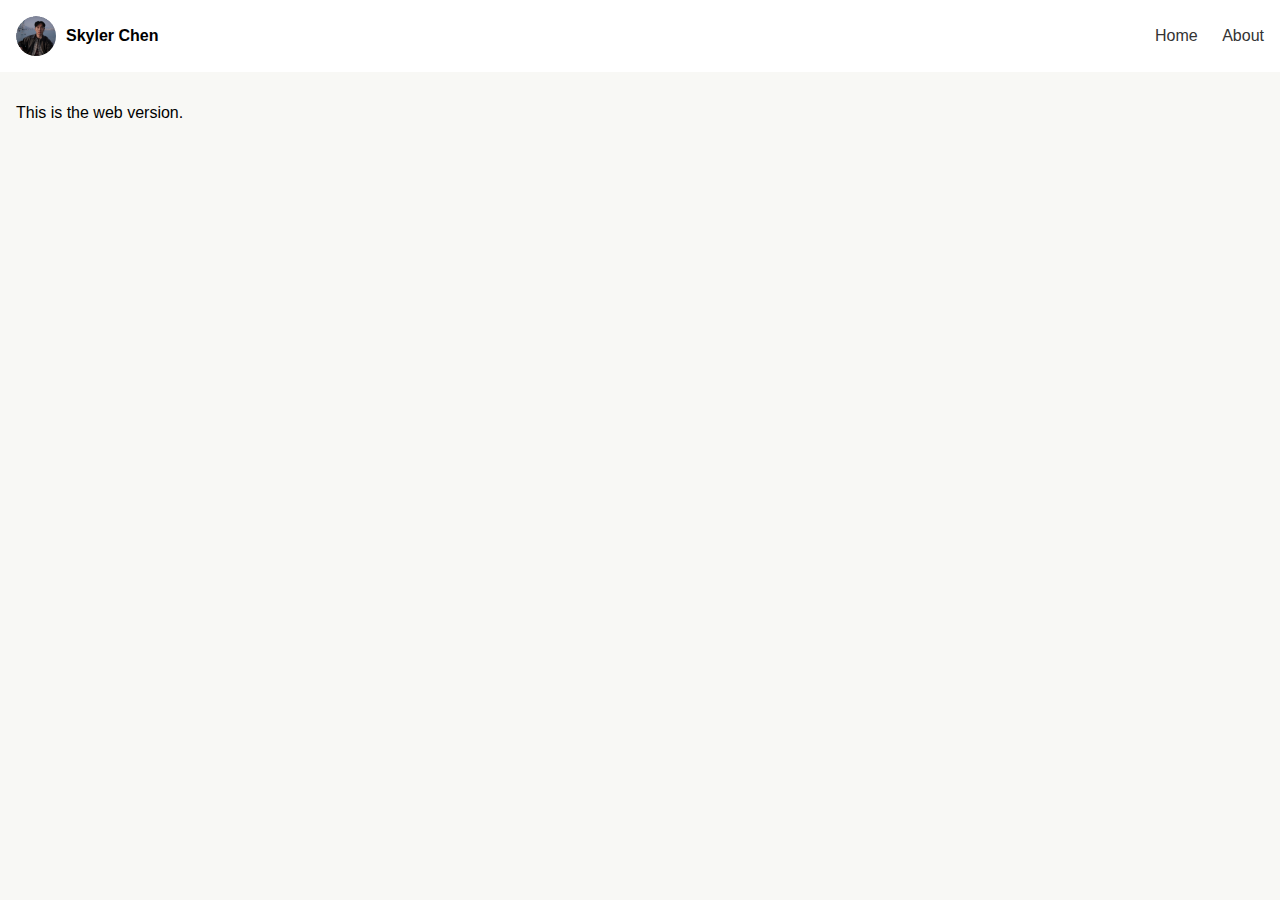
<file: index.html>
<!DOCTYPE html>
<html lang="en">
<head>
  <script>
    if (/iPhone|iPad|iPod|Android|webOS|BlackBerry|Windows Phone/i.test(navigator.userAgent)) {
      window.location.href = "index-mobile.html";
    }
  </script>

  <meta charset="UTF-8" />
  <meta name="viewport" content="width=device-width, initial-scale=1.0" />
  <title>Skyler Chen - Web</title>
  <style>
    body { font-family: sans-serif; margin: 0; background: #f8f8f5; }
    header { display: flex; align-items: center; padding: 1em; background: white; }
    header img { border-radius: 50%; width: 40px; height: 40px; margin-right: 10px; }
    nav a { margin-left: 20px; text-decoration: none; color: #333; }
  </style>
</head>
<body>
  <header>
    <img src="images/avatar.png" alt="avatar" />
    <strong>Skyler Chen</strong>
    <nav style="margin-left: auto;">
      <a href="#">Home</a>
      <a href="#">About</a>
    </nav>
  </header>
  <main style="padding: 1em;">
    <p>This is the web version.</p>
  </main>
</body>
</html>
</file>
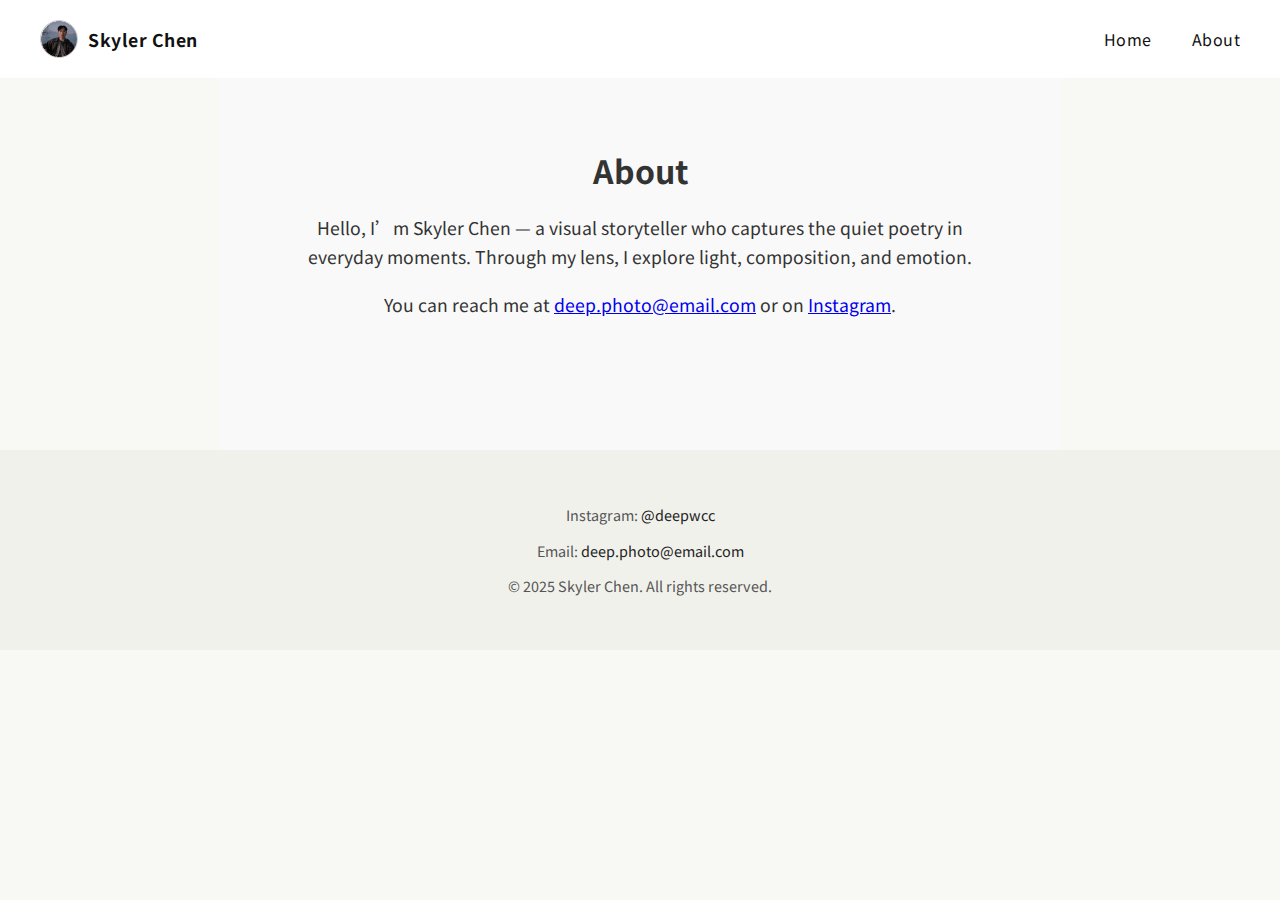
<file: about.html>
<!DOCTYPE html>
<html lang="en">
<head>
  <meta charset="UTF-8" />
  <meta name="viewport" content="width=device-width, initial-scale=1.0"/>
  <title>About | Skyler Chen</title>
  <link href="https://fonts.googleapis.com/css2?family=Noto+Sans+TC:wght@300;400&display=swap" rel="stylesheet">
  <link rel="stylesheet" href="style.css" />
</head>
<body>

  <header class="nav">
    <div class="logo">
      <img src="images/avatar.png" alt="avatar" class="avatar" />
      <span>Skyler Chen</span>
    </div>
    <nav>
      <a href="index.html">Home</a>
      <a href="about.html">About</a>
    </nav>
  </header>

  <section class="about" style="padding: 120px 20px;">
    <div class="about-wrapper">
      <h2>About</h2>
      <p>Hello, I’m Skyler Chen — a visual storyteller who captures the quiet poetry in everyday moments. Through my lens, I explore light, composition, and emotion.</p>
      <p>You can reach me at <a href="mailto:deep.photo@email.com">deep.photo@email.com</a> or on <a href="https://instagram.com/deepwcc" target="_blank">Instagram</a>.</p>
    </div>
  </section>

  <footer>
    <p>Instagram: <a href="https://instagram.com/deepwcc" target="_blank">@deepwcc</a></p>
    <p>Email: <a href="mailto:deep.photo@email.com">deep.photo@email.com</a></p>
    <p>© 2025 Skyler Chen. All rights reserved.</p>
  </footer>

</body>
</html>
</file>
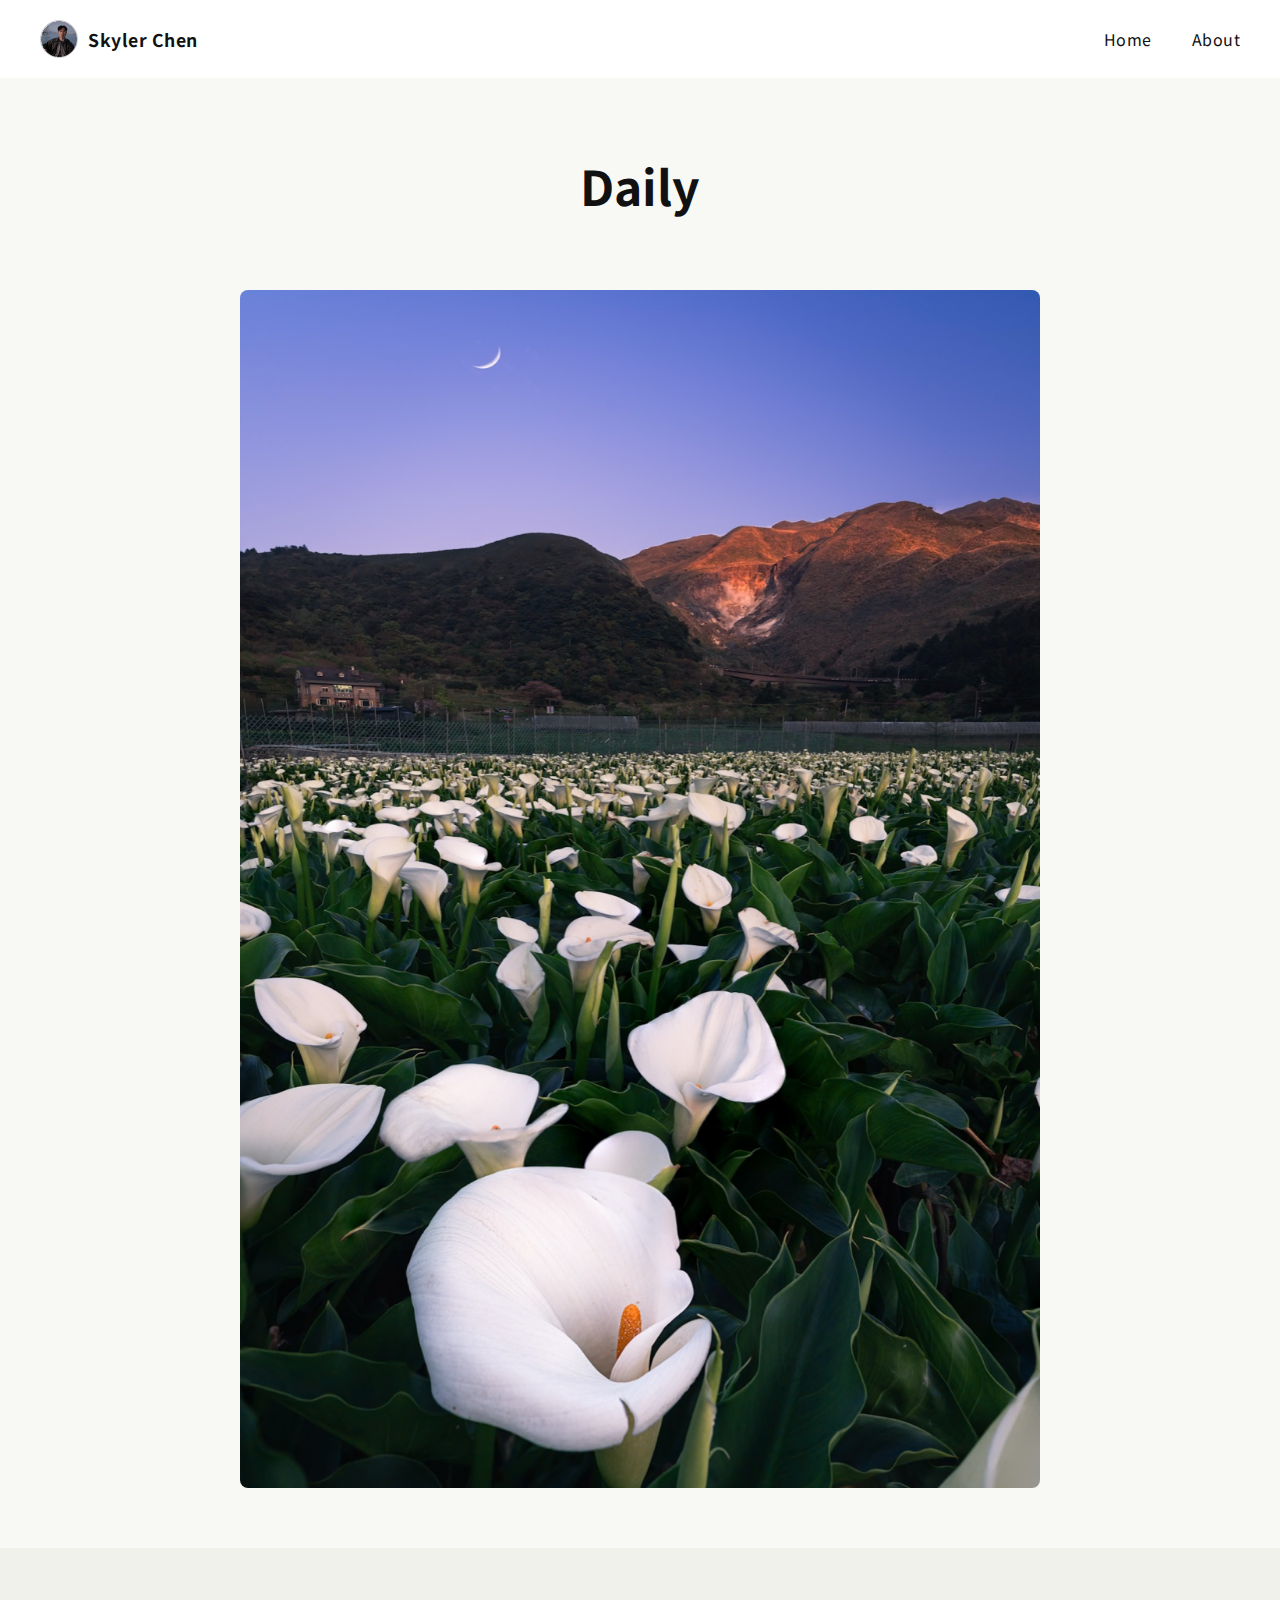
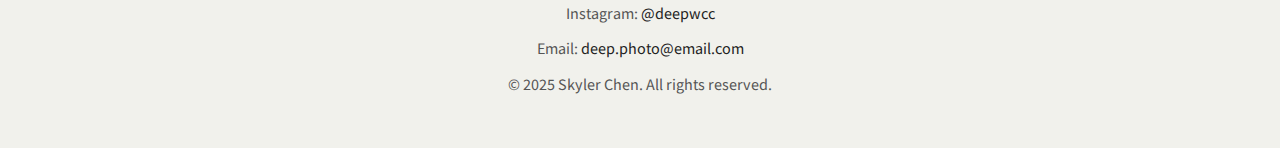
<file: daily.html>
<!DOCTYPE html>
<html lang="en">
<head>
  <meta charset="UTF-8" />
  <meta name="viewport" content="width=device-width, initial-scale=1.0"/>
  <title>Daily | Skyler Chen</title>
  <link href="https://fonts.googleapis.com/css2?family=Noto+Sans+TC:wght@300;400&display=swap" rel="stylesheet">
  <link rel="stylesheet" href="style.css" />
</head>
<body class="gallery-thumbs">

  <header class="nav">
    <div class="logo">
      <img src="images/avatar.png" alt="avatar" class="avatar" />
      <span>Skyler Chen</span>
    </div>
    <nav>
      <a href="index.html">Home</a>
      <a href="about.html">About</a>
    </nav>
  </header>

  <section class="landing-gallery">
    <div class="category-thumbs">
      <h1 style="width: 100%; text-align: center; margin-bottom: 40px;">Daily</h1>
      <img src="images/diving/1.jpg" style="width: 90%; max-width: 800px; margin: auto; display: block; border-radius: 8px;" alt="daily">
    </div>
  </section>

  <footer>
    <p>Instagram: <a href="https://instagram.com/deepwcc" target="_blank">@deepwcc</a></p>
    <p>Email: <a href="mailto:deep.photo@email.com">deep.photo@email.com</a></p>
    <p>© 2025 Skyler Chen. All rights reserved.</p>
  </footer>

</body>
</html>
</file>
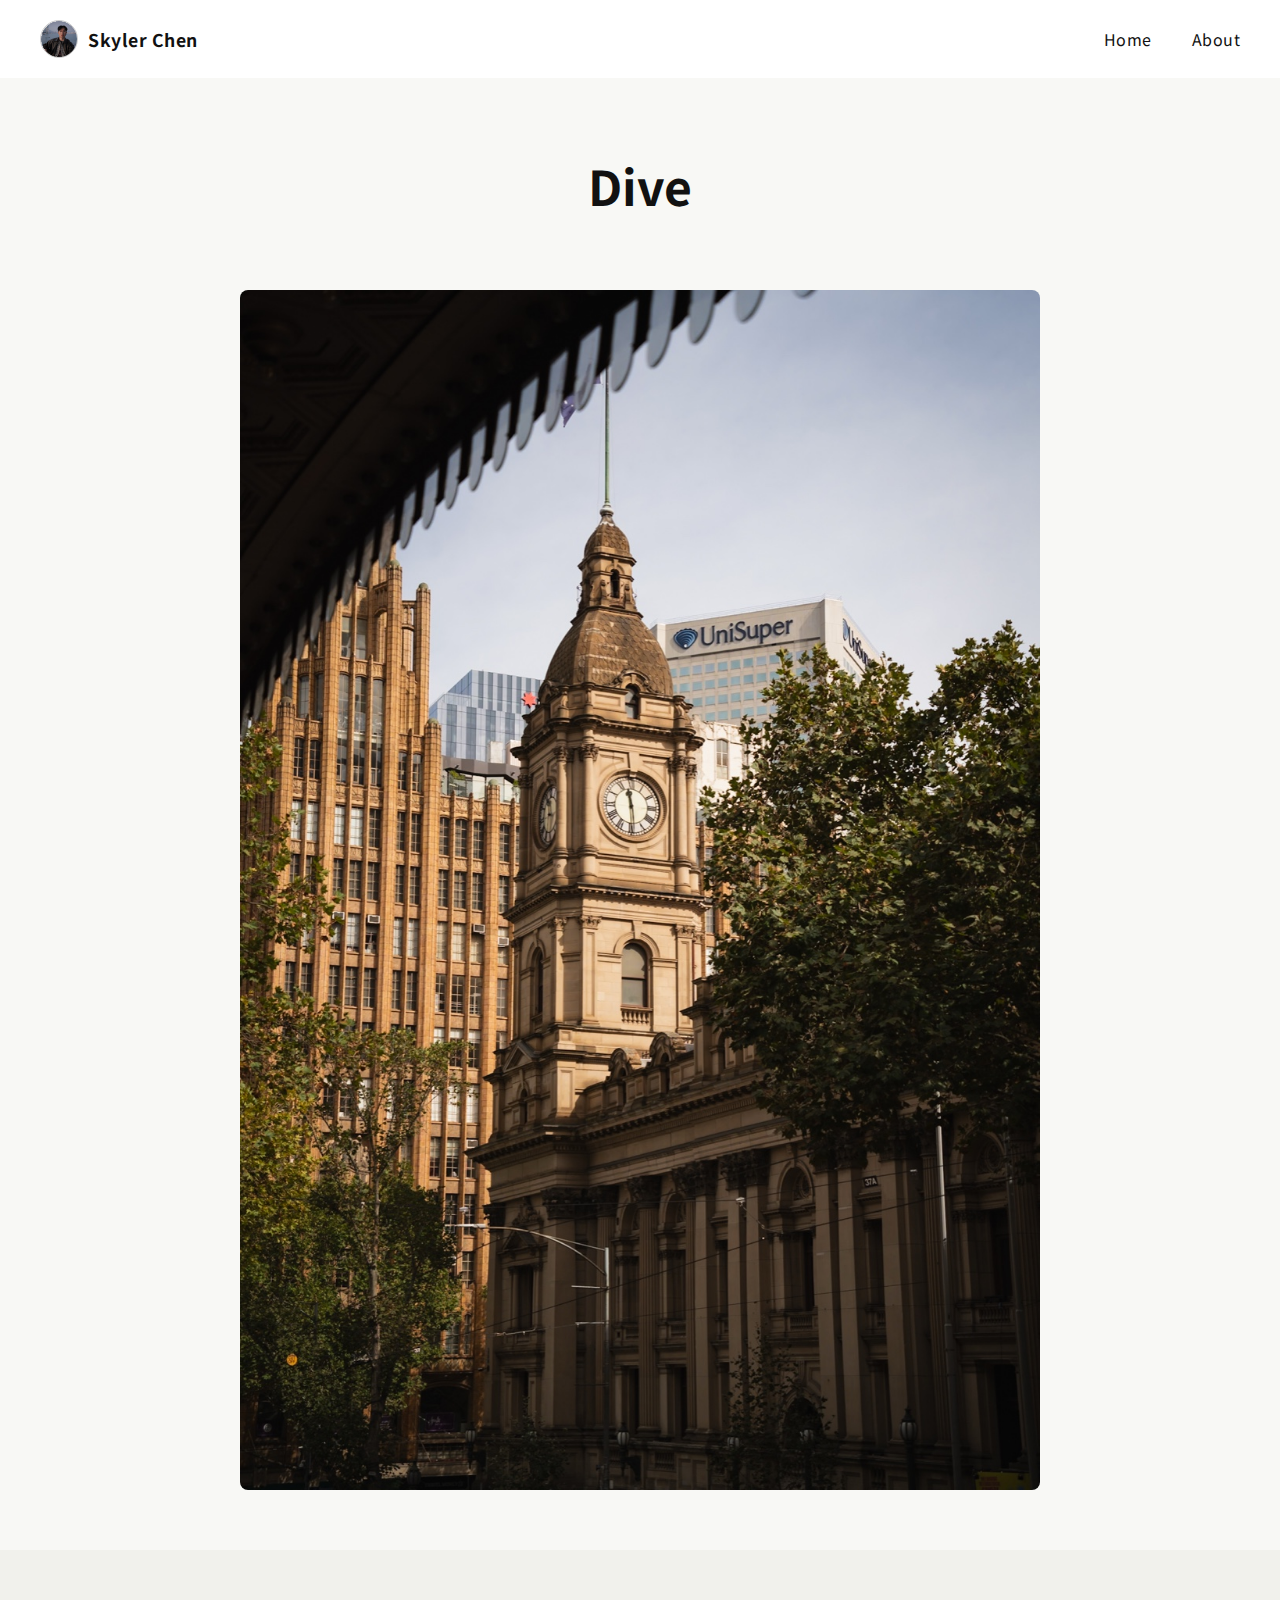
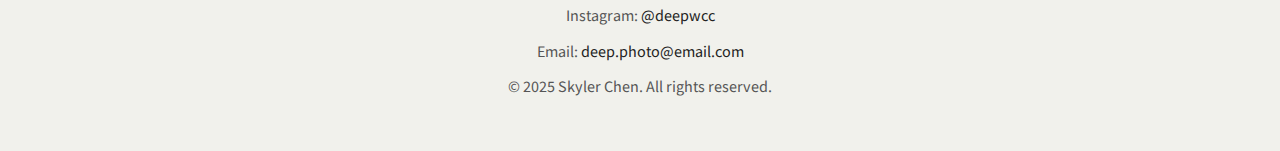
<file: dive.html>
<!DOCTYPE html>
<html lang="en">
<head>
  <meta charset="UTF-8" />
  <meta name="viewport" content="width=device-width, initial-scale=1.0"/>
  <title>Dive | Skyler Chen</title>
  <link href="https://fonts.googleapis.com/css2?family=Noto+Sans+TC:wght@300;400&display=swap" rel="stylesheet">
  <link rel="stylesheet" href="style.css" />
</head>
<body class="gallery-thumbs">

  <header class="nav">
    <div class="logo">
      <img src="images/avatar.png" alt="avatar" class="avatar" />
      <span>Skyler Chen</span>
    </div>
    <nav>
      <a href="index.html">Home</a>
      <a href="about.html">About</a>
    </nav>
  </header>

  <section class="landing-gallery">
    <div class="category-thumbs">
      <h1 style="width: 100%; text-align: center; margin-bottom: 40px;">Dive</h1>
      <img src="images/melbourne/1.jpg" style="width: 90%; max-width: 800px; margin: auto; display: block; border-radius: 8px;" alt="dive">
    </div>
  </section>

  <footer>
    <p>Instagram: <a href="https://instagram.com/deepwcc" target="_blank">@deepwcc</a></p>
    <p>Email: <a href="mailto:deep.photo@email.com">deep.photo@email.com</a></p>
    <p>© 2025 Skyler Chen. All rights reserved.</p>
  </footer>

</body>
</html>
</file>
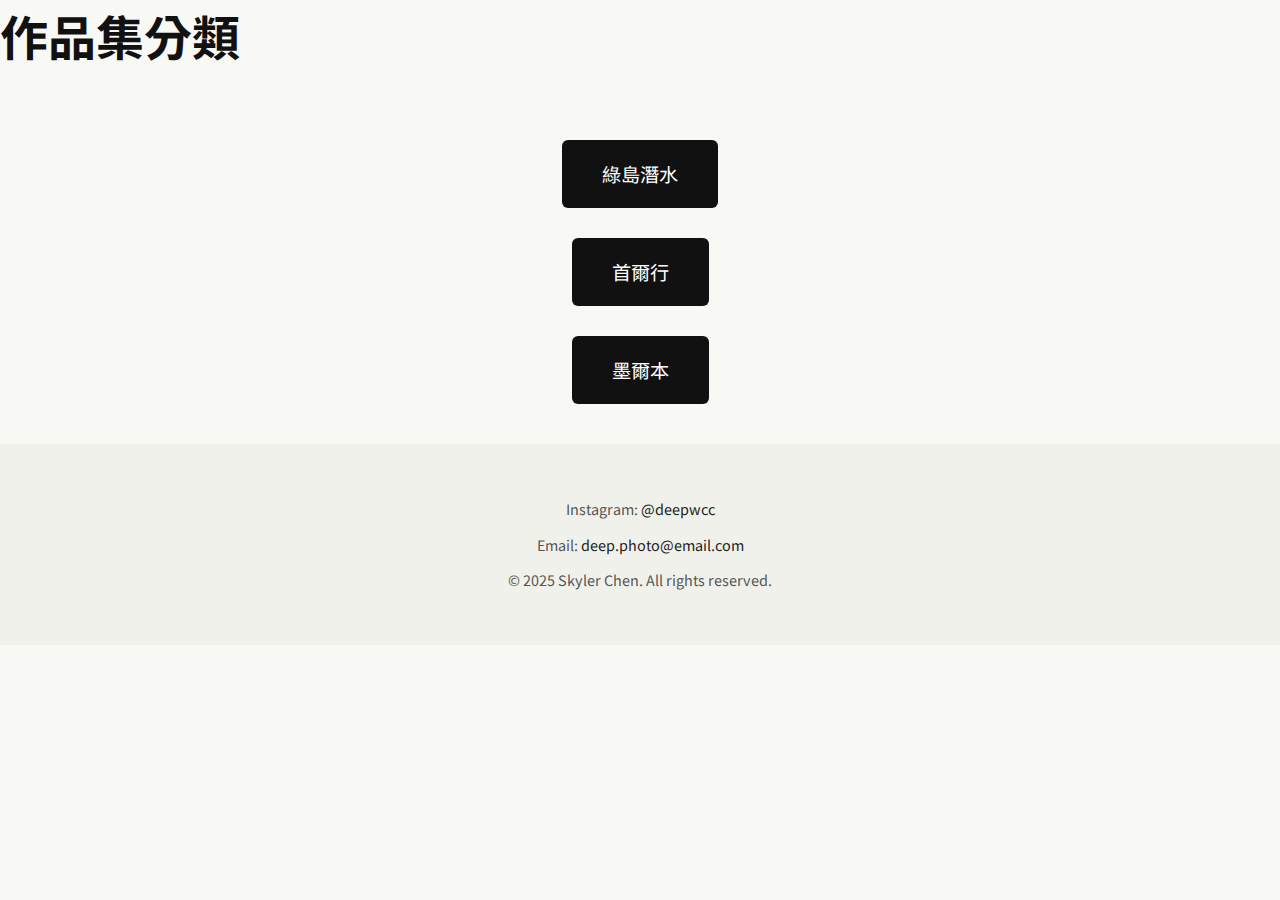
<file: gallery.html>
<!DOCTYPE html>
<html lang="zh-Hant">
<head>
    <meta charset="UTF-8">
    <meta name="viewport" content="width=device-width, initial-scale=1.0">
    <title>作品集 | Skyler Chen</title>
    <link href="https://fonts.googleapis.com/css2?family=Noto+Sans+TC:wght@300;400&display=swap" rel="stylesheet">
    <link rel="stylesheet" href="style.css">
</head>
<body>
    <h1>作品集分類</h1>
    <div class="category-list">
        <a href="diving.html" class="category-card">綠島潛水</a>
        <a href="seoul.html" class="category-card">首爾行</a>
        <a href="melbourne.html" class="category-card">墨爾本</a>
    </div>
    <footer>
        <p>Instagram: <a href="https://instagram.com/deepwcc" target="_blank">@deepwcc</a></p>
        <p>Email: <a href="mailto:deep.photo@email.com">deep.photo@email.com</a></p>
        <p>© 2025 Skyler Chen. All rights reserved.</p>
    </footer>
</body>
</html>
</file>
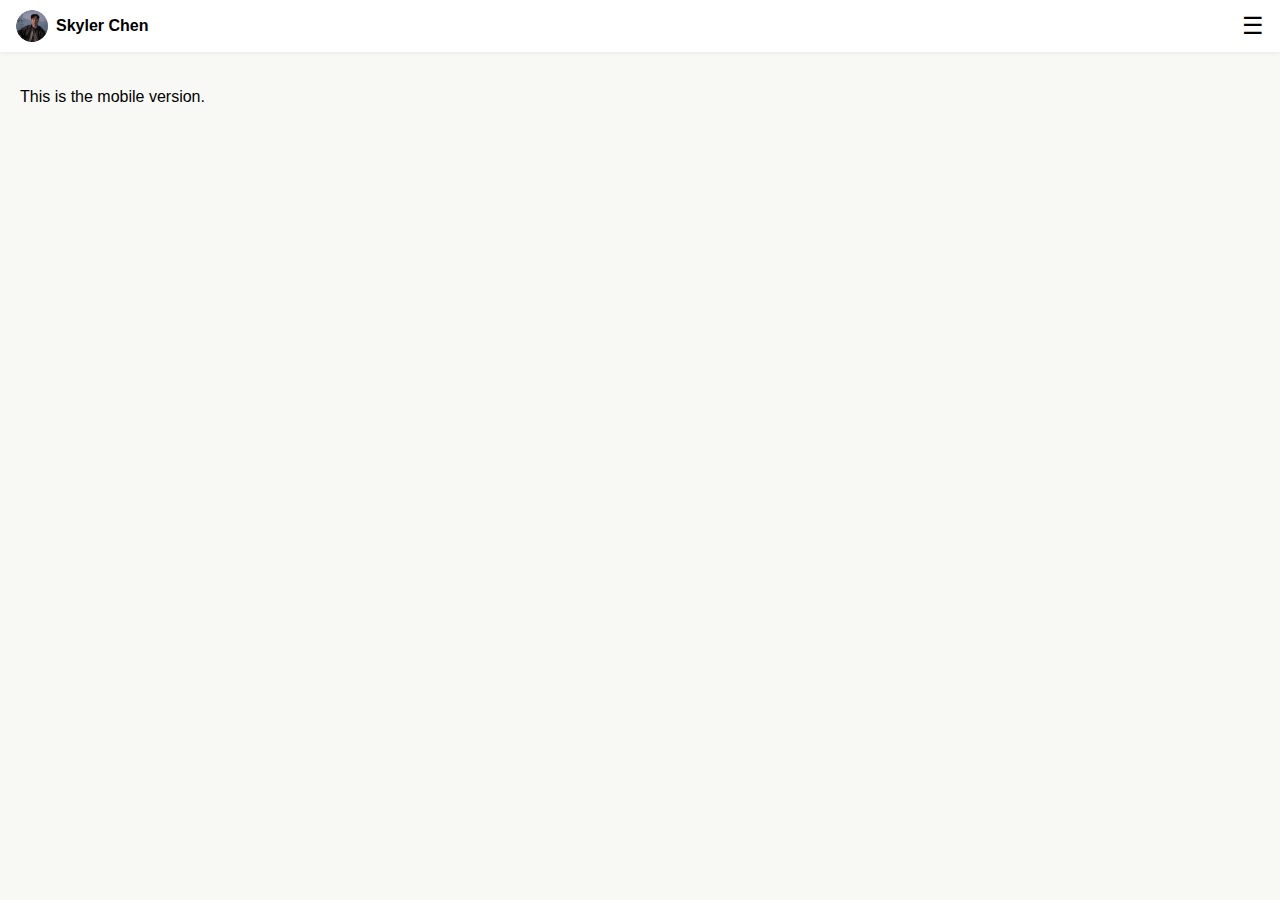
<file: index-mobile.html>
<!DOCTYPE html>
<html lang="en">
<head>
    <meta charset="UTF-8">
    <title>Skyler Chen - Mobile</title>
    <meta name="viewport" content="width=device-width, initial-scale=1.0">
    <style>
        body {
            font-family: 'Segoe UI', sans-serif;
            margin: 0;
            background: #f8f8f5;
        }
        header {
            background: white;
            display: flex;
            justify-content: space-between;
            align-items: center;
            padding: 10px 16px;
            box-shadow: 0 2px 4px rgba(0,0,0,0.05);
        }
        .brand {
            display: flex;
            align-items: center;
        }
        .brand img {
            width: 32px;
            height: 32px;
            border-radius: 50%;
            margin-right: 8px;
        }
        .menu-toggle {
            font-size: 24px;
            cursor: pointer;
        }
        .nav-links {
            display: none;
            flex-direction: column;
            background: white;
            padding: 10px 16px;
        }
        .nav-links a {
            text-decoration: none;
            color: #333;
            margin: 8px 0;
        }
        .nav-links.show {
            display: flex;
        }
    </style>
</head>
<body>
    <header>
        <div class="brand">
            <img src="images/avatar.png" alt="Avatar">
            <strong>Skyler Chen</strong>
        </div>
        <div class="menu-toggle" onclick="toggleMenu()">☰</div>
    </header>
    <nav class="nav-links" id="mobileMenu">
        <a href="#">Home</a>
        <a href="#">About</a>
    </nav>
    <section style="padding: 20px;">
        <p>This is the mobile version.</p>
    </section>
    <script>
        function toggleMenu() {
            document.getElementById('mobileMenu').classList.toggle('show');
        }
    </script>
</body>
</html>
</file>
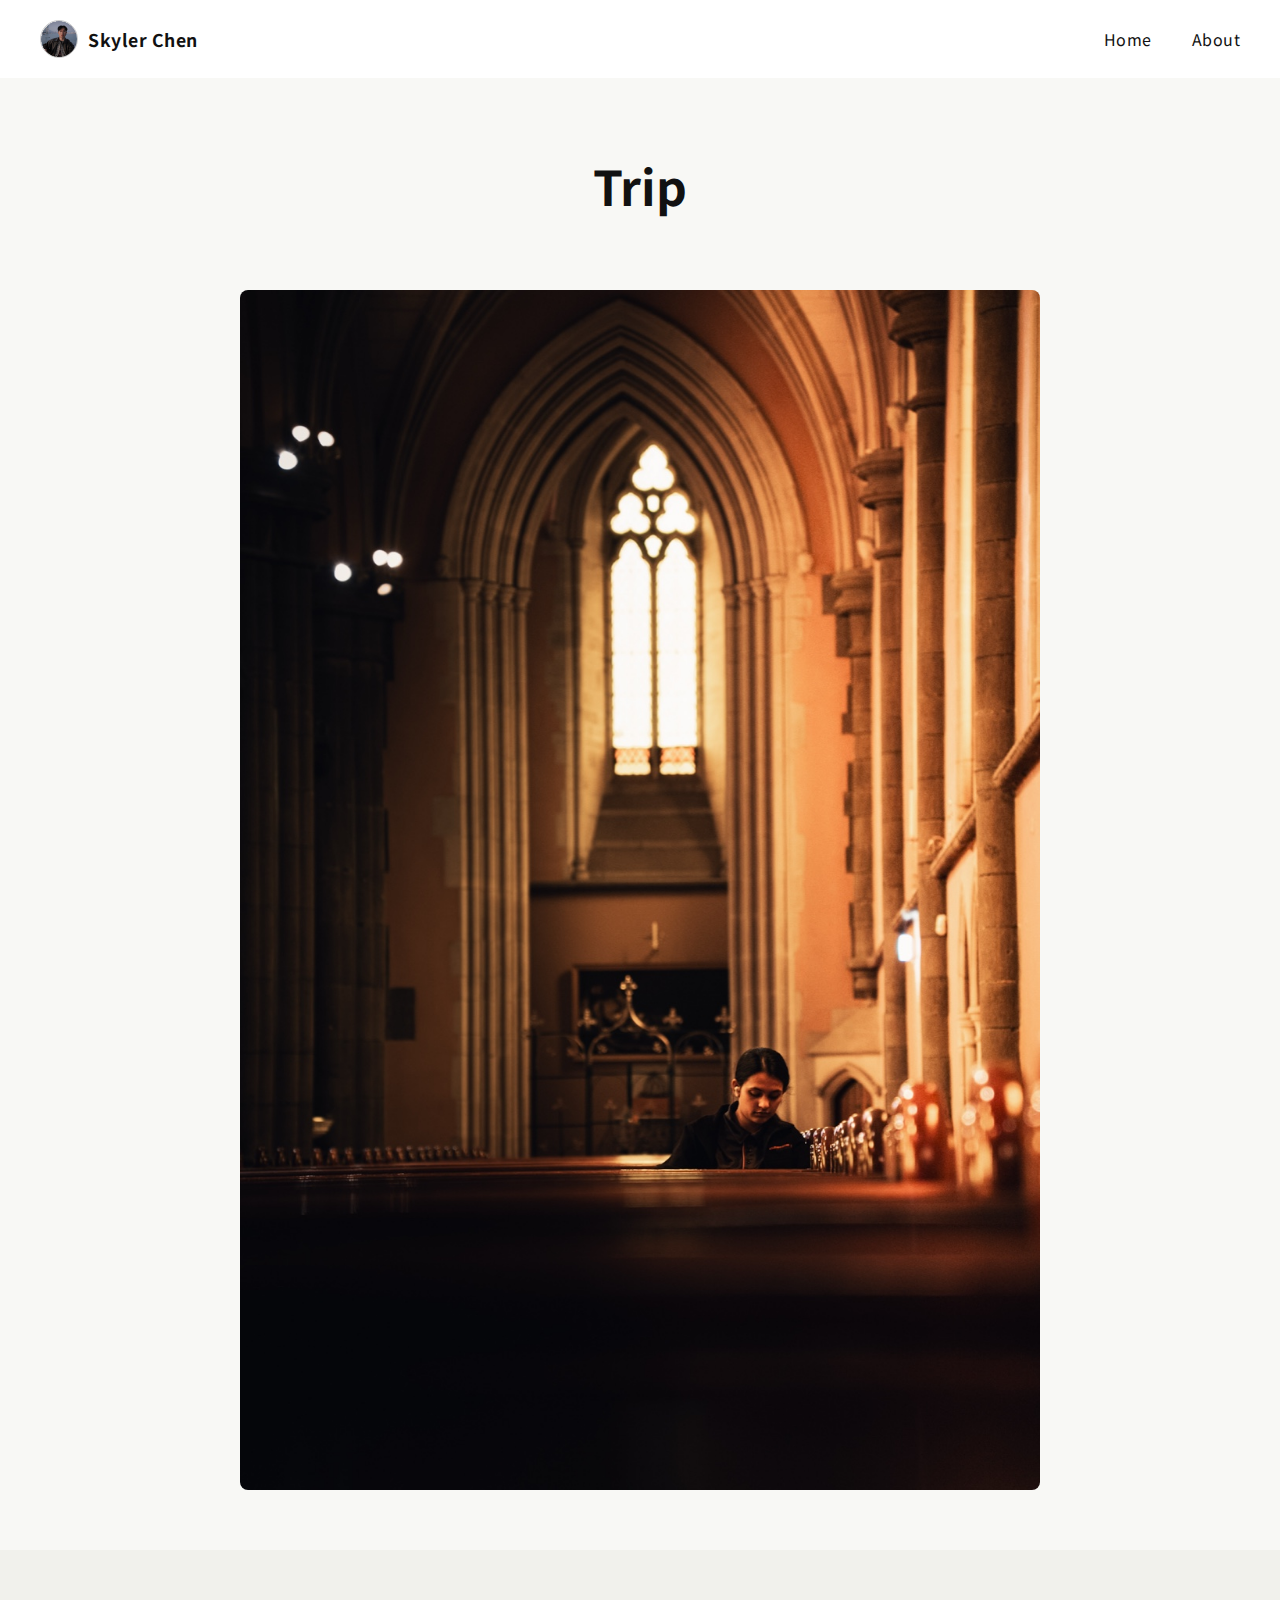
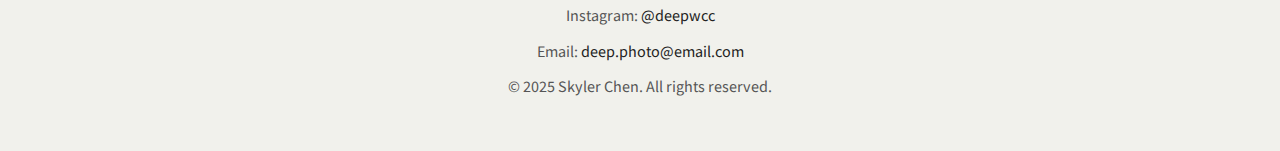
<file: trip.html>
<!DOCTYPE html>
<html lang="en">
<head>
  <meta charset="UTF-8" />
  <meta name="viewport" content="width=device-width, initial-scale=1.0"/>
  <title>Trip | Skyler Chen</title>
  <link href="https://fonts.googleapis.com/css2?family=Noto+Sans+TC:wght@300;400&display=swap" rel="stylesheet">
  <link rel="stylesheet" href="style.css" />
</head>
<body class="gallery-thumbs">

  <header class="nav">
    <div class="logo">
      <img src="images/avatar.png" alt="avatar" class="avatar" />
      <span>Skyler Chen</span>
    </div>
    <nav>
      <a href="index.html">Home</a>
      <a href="about.html">About</a>
    </nav>
  </header>

  <section class="landing-gallery">
    <div class="category-thumbs">
      <h1 style="width: 100%; text-align: center; margin-bottom: 40px;">Trip</h1>
      <img src="images/seoul/1.jpg" style="width: 90%; max-width: 800px; margin: auto; display: block; border-radius: 8px;" alt="trip">
    </div>
  </section>

  <footer>
    <p>Instagram: <a href="https://instagram.com/deepwcc" target="_blank">@deepwcc</a></p>
    <p>Email: <a href="mailto:deep.photo@email.com">deep.photo@email.com</a></p>
    <p>© 2025 Skyler Chen. All rights reserved.</p>
  </footer>

</body>
</html>
</file>
<file: style.css>
body {
    margin: 0;
    font-family: 'Noto Sans TC', sans-serif;
    color: #111;
    background: #f8f8f5;
}
h1 {
    font-size: 3em;
    margin: 0;
}
.subtitle {
    font-size: 1.1em;
    margin: 15px 0 30px;
    opacity: 0.85;
}
.fullscreen-hero {
    position: relative;
    height: 100vh;
    background: url('images/deep-hero-banner.jpg') center center / cover no-repeat;
}
.overlay {
    position: absolute;
    inset: 0;
    background: rgba(0,0,0,0.45);
    display: flex;
    justify-content: center;
    align-items: center;
    text-align: center;
    color: white;
}
.center-text {
    padding: 20px;
}
.btn {
    background: white;
    color: #111;
    padding: 12px 24px;
    text-decoration: none;
    border-radius: 5px;
    font-weight: bold;
}
.grid {
    display: grid;
    grid-template-columns: repeat(auto-fit, minmax(300px, 1fr));
    gap: 15px;
    padding: 20px;
}
.grid img {
    width: 100%;
    cursor: zoom-in;
    border-radius: 6px;
    transition: transform 0.3s ease, box-shadow 0.3s ease;
    box-shadow: 0 2px 6px rgba(0,0,0,0.05);
}
.grid img:hover {
    transform: scale(1.02);
    box-shadow: 0 4px 12px rgba(0,0,0,0.1);
}
#preview {
    display: none;
    position: fixed;
    inset: 0;
    background: rgba(0,0,0,0.6);
    justify-content: center;
    align-items: center;
    z-index: 1000;
}
#preview img {
    max-width: 90%;
    max-height: 90%;
    border-radius: 6px;
}
footer {
    text-align: center;
    padding: 40px 20px;
    font-size: 0.9em;
    color: #555;
    background: #f1f1ec;
}
footer a {
    color: #222;
    text-decoration: none;
}
footer a:hover {
    text-decoration: underline;
}
@media (max-width: 600px) {
    h1 {
        font-size: 2em;
    }
    .btn {
        padding: 10px 20px;
    }
}

.category-list {
    display: flex;
    flex-direction: column;
    align-items: center;
    gap: 20px;
    padding: 40px 20px;
}
.category-card {
    display: block;
    padding: 20px 40px;
    background: #111;
    color: white;
    text-decoration: none;
    border-radius: 6px;
    font-size: 1.2em;
    transition: background 0.3s;
}
.category-card:hover {
    background: #333;
}
.back {
    text-align: center;
    margin: 30px 0;
}

.masonry {
    column-count: 3;
    column-gap: 15px;
    padding: 20px;
}
.masonry img {
    width: 100%;
    margin-bottom: 15px;
    border-radius: 6px;
    cursor: zoom-in;
    transition: transform 0.3s ease, box-shadow 0.3s ease;
    break-inside: avoid;
}
.masonry img:hover {
    transform: scale(1.03);
    box-shadow: 0 4px 12px rgba(0,0,0,0.1);
}
@media (max-width: 900px) {
    .masonry { column-count: 2; }
}
@media (max-width: 600px) {
    .masonry { column-count: 1; }
}

/* 導覽列 */
.nav {
  display: flex;
  justify-content: space-between;
  align-items: center;
  padding: 20px 40px;
  background: white;
  position: fixed;
  width: 100%;
  top: 0;
  z-index: 999;
  font-weight: 500;
}
.nav a {
  margin-left: 20px;
  text-decoration: none;
  color: #111;
}
.nav a:hover {
  text-decoration: underline;
}
.logo {
  font-size: 1.3em;
  font-weight: bold;
}

/* 首頁全螢幕封面 */
.hero-template2137 {
  background-image: url('images/deep-hero-banner.jpg');
  background-repeat: no-repeat;
  background-position: center center;
  background-size: cover;

  position: relative;
  display: block;

  background: url('images/deep-hero-banner.jpg') center center / cover no-repeat;
  height: 100vh;
  display: flex;
  align-items: center;
  justify-content: center;
  text-align: center;
}
.hero-template2137 .hero-inner {
  position: absolute;
  top: 50%;
  left: 50%;
  transform: translate(-50%, -50%);
  background: rgba(255, 255, 255, 0.85);
  padding: 40px 60px;
  border-radius: 10px;
  text-align: center;
  max-width: 90vw;

  background: rgba(255, 255, 255, 0.85);
  padding: 40px 60px;
  border-radius: 10px;
}
.hero-inner h1 {
  font-size: 3em;
  margin-bottom: 10px;
  letter-spacing: 2px;
}
.hero-inner p {
  margin-bottom: 20px;
  font-size: 1.1em;
}
.btn {
  padding: 10px 24px;
  background: #111;
  color: white;
  text-decoration: none;
  border-radius: 4px;
  font-weight: bold;
}

/* 預覽作品區塊 */
.preview-gallery {
  padding: 80px 20px;
  text-align: center;
}
.grid-preview {
  display: flex;
  justify-content: center;
  gap: 20px;
  flex-wrap: wrap;
  margin-top: 20px;
}
.grid-preview img {
  width: 300px;
  border-radius: 6px;
  object-fit: cover;
  box-shadow: 0 4px 10px rgba(0,0,0,0.05);
}

/* 關於 / 聯絡 */
.about, .contact {
  padding: 80px 20px;
  max-width: 800px;
  margin: 0 auto;
  text-align: center;
}
footer {
  text-align: center;
  padding: 40px 20px;
  font-size: 0.9em;
  color: #555;
  background: #f1f1ec;
}

/* LOGO 調整 */
.logo {
  font-size: 1.2em;
  font-weight: 600;
  letter-spacing: 0.5px;
}

/* HERO 區標題樣式微調 */
.hero-inner h1 {
  font-weight: 700;
  letter-spacing: 2px;
  margin-bottom: 8px;
}
.hero-inner p {
  font-weight: 300;
  font-size: 1.05em;
  margin-bottom: 25px;
  letter-spacing: 1px;
}

/* 按鈕樣式微調 */
.hero-inner .btn {
  margin-top: 10px;
  padding: 12px 30px;
  font-size: 1em;
  font-weight: bold;
  letter-spacing: 0.5px;
  border-radius: 5px;
}

.landing-gallery {
  padding: 120px 20px 60px;
  text-align: center;
}
.category-list {
  display: flex;
  justify-content: center;
  gap: 30px;
  flex-wrap: wrap;
  margin-top: 30px;
}
.category-card {
  display: block;
  padding: 20px 40px;
  background: #111;
  color: white;
  text-decoration: none;
  border-radius: 6px;
  font-size: 1.2em;
  transition: background 0.3s;
}
.category-card:hover {
  background: #333;
}

.category-thumbs {
  display: flex;
  justify-content: center;
  gap: 30px;
  flex-wrap: wrap;
  margin-top: 30px;
}
.category-thumb {
  width: 280px;
  text-align: center;
  text-decoration: none;
  color: black;
}
.category-thumb img {
  width: 100%;
  border-radius: 6px;
  box-shadow: 0 4px 12px rgba(0,0,0,0.08);
  transition: transform 0.3s ease;
}
.category-thumb span {
  display: block;
  margin-top: 10px;
  font-size: 1.1em;
  font-weight: 500;
  letter-spacing: 1px;
}
.category-thumb:hover img {
  transform: scale(1.03);
}

.nav {
  display: flex;
  justify-content: space-between;
  align-items: center;
  padding: 20px 40px;
  background: white;
  position: fixed;
  width: 100%;
  top: 0;
  z-index: 999;
  font-weight: 500;
  box-sizing: border-box;
}
.nav nav {
  display: flex;
  gap: 20px;
}
.nav a {
  text-decoration: none;
  color: #111;
  font-weight: 400;
  letter-spacing: 0.5px;
}
.nav a:hover {
  text-decoration: underline;
}

/* 全站淡入動畫 */
body {
  animation: fadeIn 1s ease-in-out;
}
@keyframes fadeIn {
  0% { opacity: 0; }
  100% { opacity: 1; }
}

/* 原有設定 */
.category-thumb {
  position: relative;
  overflow: hidden;
  width: 280px;
  text-align: center;
  text-decoration: none;
  color: black;
  border-radius: 8px;
}
.category-thumb img {
  width: 100%;
  display: block;
  transition: transform 0.4s ease;
}
.category-thumb span {
  position: absolute;
  bottom: 0;
  width: 100%;
  background: rgba(0,0,0,0.6);
  color: white;
  font-size: 1.1em;
  font-weight: 500;
  padding: 12px 0;
  opacity: 0;
  transform: translateY(100%);
  transition: all 0.4s ease;
  letter-spacing: 1px;
}

/* Hover 效果：放大圖片 & 浮出文字 */
.category-thumb:hover img {
  transform: scale(1.05);
}
.category-thumb:hover span {
  opacity: 1;
  transform: translateY(0);
}

.logo {
  display: flex;
  align-items: center;
  font-weight: bold;
  font-size: 1.1em;
}
.logo img.avatar {
  width: 36px;
  height: 36px;
  border-radius: 50%;
  margin-right: 10px;
  object-fit: cover;
  border: 1px solid #ccc;
}


.about {
  padding: 80px 20px;
  background-color: #f9f9f9;
  color: #333;
  text-align: center;
}

.about-wrapper {
  max-width: 700px;
  margin: auto;
}

.about h2 {
  font-size: 2em;
  margin-bottom: 20px;
}

.about p {
  font-size: 1.1em;
  line-height: 1.7;
  margin-bottom: 10px;
}


/* 手機適配 */
@media (max-width: 768px) {
  .nav {
    flex-direction: column;
    align-items: flex-start;
    padding: 16px 20px;
  }

  .nav nav {
    flex-direction: column;
    width: 100%;
    gap: 10px;
    margin-top: 10px;
  }

  .nav a {
    padding: 6px 0;
    font-size: 1em;
  }

  .category-thumbs {
    flex-direction: column;
    align-items: center;
    gap: 24px;
  }

  .category-thumb {
    width: 85%;
  }

  .about-wrapper, .landing-gallery, .category-list {
    padding: 0 10px;
  }

  h1, h2 {
    font-size: 1.5em;
  }

  .logo span {
    font-size: 1.1em;
  }

  .logo img.avatar {
    width: 36px;
    height: 36px;
  }

  .category-thumb span {
    font-size: 1em;
  }

  footer {
    font-size: 0.85em;
    padding: 30px 10px;
  }
}
</file>
